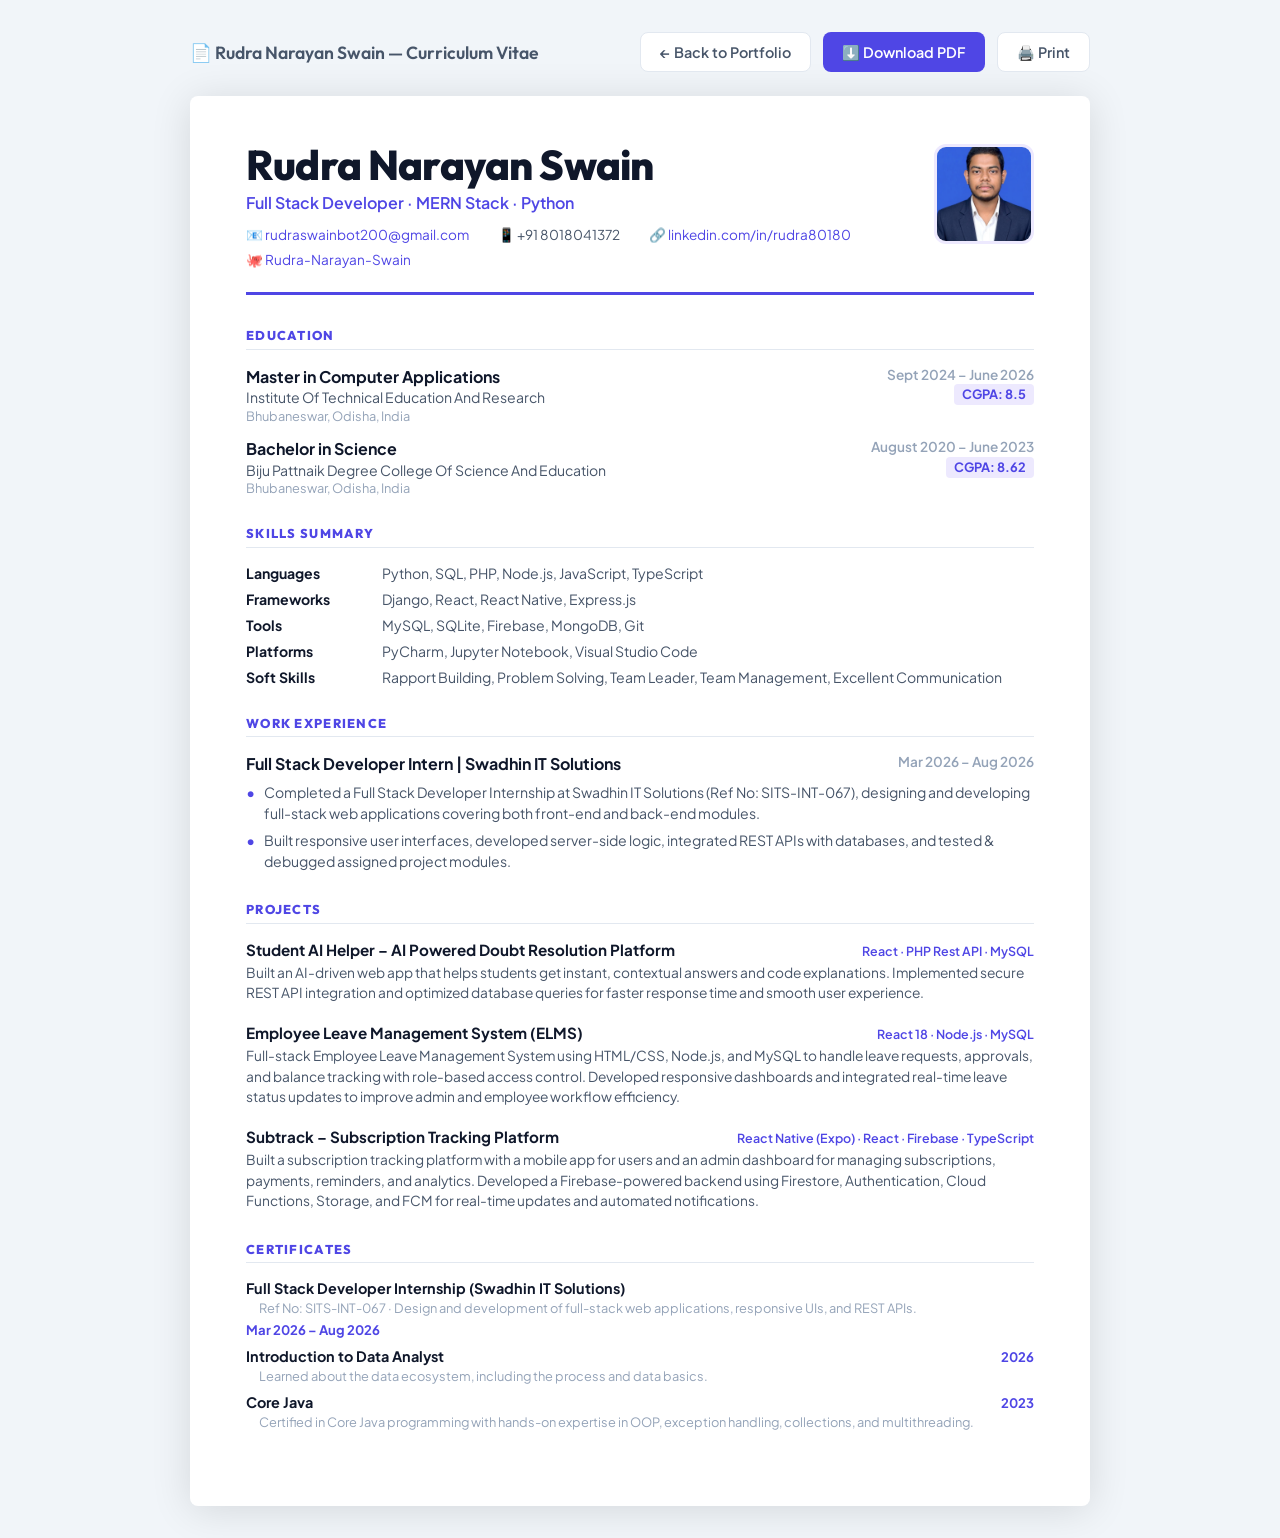
<file: cv.html>
<!DOCTYPE html>
<html lang="en">
<head>
  <meta charset="UTF-8" />
  <meta name="viewport" content="width=device-width, initial-scale=1.0" />
  <title>CV – Rudra Narayan Swain</title>
  <link rel="preconnect" href="https://fonts.googleapis.com" />
  <link href="https://fonts.googleapis.com/css2?family=Outfit:wght@400;600;700;800&family=Plus+Jakarta+Sans:wght@400;500;600&display=swap" rel="stylesheet" />
  <style>
    /* ===== SCREEN STYLES ===== */
    :root {
      --ink: #0f172a;
      --ink-muted: #475569;
      --ink-light: #94a3b8;
      --accent: #4f46e5;
      --accent-light: #ede9fe;
      --divider: #e2e8f0;
      --bg: #ffffff;
    }

    * { margin: 0; padding: 0; box-sizing: border-box; }

    body {
      background: #f1f5f9;
      font-family: 'Plus Jakarta Sans', sans-serif;
      color: var(--ink);
      min-height: 100vh;
      padding: 2rem;
    }

    /* Screen-only controls bar */
    .cv-actions {
      max-width: 900px;
      margin: 0 auto 1.5rem;
      display: flex;
      justify-content: space-between;
      align-items: center;
      flex-wrap: wrap;
      gap: 1rem;
    }

    .cv-actions h1 {
      font-family: 'Outfit', sans-serif;
      font-size: 1.1rem;
      color: #475569;
      font-weight: 600;
    }

    .btn-group { display: flex; gap: 0.75rem; }

    .cv-btn {
      display: inline-flex;
      align-items: center;
      gap: 0.5rem;
      padding: 0.6rem 1.2rem;
      border-radius: 8px;
      font-family: 'Plus Jakarta Sans', sans-serif;
      font-size: 0.9rem;
      font-weight: 600;
      cursor: pointer;
      border: none;
      transition: all 0.2s ease;
      text-decoration: none;
    }

    .cv-btn-primary {
      background: #4f46e5;
      color: white;
    }

    .cv-btn-primary:hover {
      background: #4338ca;
      transform: translateY(-1px);
      box-shadow: 0 4px 12px rgba(79,70,229,0.3);
    }

    .cv-btn-secondary {
      background: white;
      color: #475569;
      border: 1px solid #e2e8f0;
    }

    .cv-btn-secondary:hover {
      background: #f8fafc;
    }

    /* ===== CV PAPER ===== */
    .cv-paper {
      background: var(--bg);
      max-width: 900px;
      margin: 0 auto;
      padding: 3rem 3.5rem;
      box-shadow: 0 4px 40px rgba(0,0,0,0.12);
      border-radius: 8px;
    }

    /* Header */
    .cv-header {
      display: grid;
      grid-template-columns: 1fr auto;
      gap: 2rem;
      align-items: start;
      margin-bottom: 2rem;
      padding-bottom: 1.5rem;
      border-bottom: 3px solid var(--accent);
    }

    .cv-name {
      font-family: 'Outfit', sans-serif;
      font-size: 2.6rem;
      font-weight: 800;
      color: var(--ink);
      letter-spacing: -0.02em;
      line-height: 1;
    }

    .cv-title-tag {
      font-size: 1rem;
      font-weight: 600;
      color: var(--accent);
      margin-top: 0.4rem;
    }

    .cv-photo {
      width: 100px;
      height: 100px;
      border-radius: 12px;
      object-fit: cover;
      border: 3px solid var(--accent-light);
    }

    .cv-photo-placeholder {
      width: 100px;
      height: 100px;
      border-radius: 12px;
      background: var(--accent-light);
      border: 3px solid var(--accent);
      display: flex;
      align-items: center;
      justify-content: center;
      font-size: 0.75rem;
      color: var(--accent);
      text-align: center;
      font-weight: 600;
      padding: 0.5rem;
    }

    /* Contact Row */
    .cv-contact {
      display: flex;
      flex-wrap: wrap;
      gap: 0.5rem 1.8rem;
      margin-top: 0.8rem;
      font-size: 0.85rem;
      color: var(--ink-muted);
    }

    .cv-contact a {
      color: var(--accent);
      text-decoration: none;
    }

    /* Sections */
    .cv-section {
      margin-bottom: 1.8rem;
    }

    .cv-section-title {
      font-family: 'Outfit', sans-serif;
      font-size: 0.8rem;
      font-weight: 800;
      text-transform: uppercase;
      letter-spacing: 0.1em;
      color: var(--accent);
      border-bottom: 1.5px solid var(--divider);
      padding-bottom: 0.35rem;
      margin-bottom: 1rem;
    }

    /* Education */
    .edu-item {
      display: grid;
      grid-template-columns: 1fr auto;
      gap: 1rem;
      margin-bottom: 0.9rem;
    }

    .edu-degree {
      font-size: 1rem;
      font-weight: 700;
      color: var(--ink);
    }

    .edu-inst-cv {
      font-size: 0.88rem;
      color: var(--ink-muted);
      margin-top: 0.1rem;
    }

    .edu-gpa-cv {
      font-size: 0.8rem;
      font-weight: 700;
      color: var(--accent);
      background: var(--accent-light);
      padding: 0.15rem 0.5rem;
      border-radius: 4px;
      height: fit-content;
    }

    .edu-date-cv {
      font-size: 0.85rem;
      color: var(--ink-light);
      font-weight: 600;
      white-space: nowrap;
      text-align: right;
    }

    .edu-loc {
      font-size: 0.8rem;
      color: var(--ink-light);
      margin-top: 0.1rem;
    }

    /* Skills */
    .skills-row {
      display: flex;
      flex-direction: column;
      gap: 0.5rem;
    }

    .skill-row-item {
      display: grid;
      grid-template-columns: 120px 1fr;
      gap: 1rem;
      align-items: baseline;
      font-size: 0.88rem;
    }

    .skill-row-label {
      font-weight: 700;
      color: var(--ink);
    }

    .skill-row-value {
      color: var(--ink-muted);
    }

    /* Experience */
    .exp-cv-item {
      margin-bottom: 1.5rem;
    }

    .exp-cv-header {
      display: flex;
      justify-content: space-between;
      align-items: flex-start;
      flex-wrap: wrap;
      gap: 0.3rem;
    }

    .exp-cv-role {
      font-size: 1rem;
      font-weight: 700;
      color: var(--ink);
    }

    .exp-cv-company {
      font-size: 0.88rem;
      color: var(--accent);
      font-weight: 600;
    }

    .exp-cv-date {
      font-size: 0.85rem;
      color: var(--ink-light);
      font-weight: 600;
      white-space: nowrap;
    }

    .exp-cv-bullets {
      list-style: none;
      margin-top: 0.5rem;
    }

    .exp-cv-bullets li {
      position: relative;
      padding-left: 1.1rem;
      font-size: 0.88rem;
      color: var(--ink-muted);
      margin-bottom: 0.35rem;
      line-height: 1.5;
    }

    .exp-cv-bullets li::before {
      content: '•';
      position: absolute;
      left: 0;
      color: var(--accent);
      font-weight: bold;
    }

    /* Projects */
    .proj-cv-item {
      margin-bottom: 1.2rem;
    }

    .proj-cv-header {
      display: flex;
      justify-content: space-between;
      align-items: baseline;
      flex-wrap: wrap;
    }

    .proj-cv-name {
      font-size: 0.95rem;
      font-weight: 700;
      color: var(--ink);
    }

    .proj-cv-tech {
      font-size: 0.78rem;
      color: var(--accent);
      font-weight: 600;
    }

    .proj-cv-desc {
      font-size: 0.86rem;
      color: var(--ink-muted);
      margin-top: 0.25rem;
      line-height: 1.5;
    }

    /* Certificates */
    .cert-cv-item {
      display: flex;
      justify-content: space-between;
      align-items: baseline;
      margin-bottom: 0.6rem;
      flex-wrap: wrap;
      gap: 0.3rem;
    }

    .cert-cv-left {}

    .cert-cv-name {
      font-size: 0.9rem;
      font-weight: 700;
      color: var(--ink);
    }

    .cert-cv-issuer {
      font-size: 0.8rem;
      color: var(--ink-muted);
      margin-top: 0.1rem;
    }

    .cert-cv-desc {
      font-size: 0.8rem;
      color: var(--ink-light);
      padding-left: 0.8rem;
      margin-top: 0.15rem;
    }

    .cert-cv-year {
      font-size: 0.82rem;
      color: var(--accent);
      font-weight: 700;
    }

    /* ===== PRINT STYLES ===== */
    @media print {
      body {
        background: white;
        padding: 0;
        -webkit-print-color-adjust: exact;
        print-color-adjust: exact;
      }

      .cv-actions { display: none !important; }

      .cv-paper {
        box-shadow: none;
        border-radius: 0;
        padding: 1.5cm 2cm;
        max-width: 100%;
      }

      a { color: var(--accent); }
      a[href]::after { content: none; }
    }
  </style>
</head>
<body>

  <!-- Screen-only action bar -->
  <div class="cv-actions">
    <h1>📄 Rudra Narayan Swain — Curriculum Vitae</h1>
    <div class="btn-group">
      <a href="index.html" class="cv-btn cv-btn-secondary">← Back to Portfolio</a>
      <a href="cv.pdf" download="Rudra_Narayan_Swain_CV.pdf" class="cv-btn cv-btn-primary">
        ⬇️ Download PDF
      </a>
      <button class="cv-btn cv-btn-secondary" onclick="window.print()">
        🖨️ Print
      </button>
    </div>
  </div>

  <!-- ===== CV PAPER ===== -->
  <div class="cv-paper">

    <!-- Header -->
    <div class="cv-header">
      <div>
        <div class="cv-name">Rudra Narayan Swain</div>
        <div class="cv-title-tag">Full Stack Developer · MERN Stack · Python</div>
        <div class="cv-contact">
          <span>📧 <a href="mailto:rudraswainbot200@gmail.com">rudraswainbot200@gmail.com</a></span>
          <span>📱 +91 8018041372</span>
          <span>🔗 <a href="https://www.linkedin.com/in/rudra80180" target="_blank">linkedin.com/in/rudra80180</a></span>
          <span>🐙 <a href="https://github.com/Rudra-Narayan-Swain" target="_blank">Rudra-Narayan-Swain</a></span>
        </div>
      </div>
      <!-- Profile photo -->
      <img
        class="cv-photo"
        src="assets/rudra photo.jpeg"
        alt="Rudra Narayan Swain"
        onerror="this.outerHTML='<div class=\'cv-photo-placeholder\'>RNS<br/>Photo</div>'"
      />

    </div>

    <!-- Education -->
    <div class="cv-section">
      <div class="cv-section-title">Education</div>

      <div class="edu-item">
        <div>
          <div class="edu-degree">Master in Computer Applications</div>
          <div class="edu-inst-cv">Institute Of Technical Education And Research</div>
          <div class="edu-loc">Bhubaneswar, Odisha, India</div>
        </div>
        <div style="text-align:right;">
          <div class="edu-date-cv">Sept 2024 – June 2026</div>
          <span class="edu-gpa-cv">CGPA: 8.5</span>
        </div>
      </div>

      <div class="edu-item">
        <div>
          <div class="edu-degree">Bachelor in Science</div>
          <div class="edu-inst-cv">Biju Pattnaik Degree College Of Science And Education</div>
          <div class="edu-loc">Bhubaneswar, Odisha, India</div>
        </div>
        <div style="text-align:right;">
          <div class="edu-date-cv">August 2020 – June 2023</div>
          <span class="edu-gpa-cv">CGPA: 8.62</span>
        </div>
      </div>
    </div>

    <!-- Skills -->
    <div class="cv-section">
      <div class="cv-section-title">Skills Summary</div>
      <div class="skills-row">
        <div class="skill-row-item">
          <span class="skill-row-label">Languages</span>
          <span class="skill-row-value">Python, SQL, PHP, Node.js, JavaScript, TypeScript</span>
        </div>
        <div class="skill-row-item">
          <span class="skill-row-label">Frameworks</span>
          <span class="skill-row-value">Django, React, React Native, Express.js</span>
        </div>
        <div class="skill-row-item">
          <span class="skill-row-label">Tools</span>
          <span class="skill-row-value">MySQL, SQLite, Firebase, MongoDB, Git</span>
        </div>
        <div class="skill-row-item">
          <span class="skill-row-label">Platforms</span>
          <span class="skill-row-value">PyCharm, Jupyter Notebook, Visual Studio Code</span>
        </div>
        <div class="skill-row-item">
          <span class="skill-row-label">Soft Skills</span>
          <span class="skill-row-value">Rapport Building, Problem Solving, Team Leader, Team Management, Excellent Communication</span>
        </div>
      </div>
    </div>

    <!-- Work Experience -->
    <div class="cv-section">
      <div class="cv-section-title">Work Experience</div>

      <div class="exp-cv-item">
        <div class="exp-cv-header">
          <div>
            <div class="exp-cv-role">Full Stack Developer Intern | Swadhin IT Solutions</div>
          </div>
          <span class="exp-cv-date">Mar 2026 – Aug 2026</span>
        </div>
        <ul class="exp-cv-bullets">
          <li>Completed a Full Stack Developer Internship at Swadhin IT Solutions (Ref No: SITS-INT-067), designing and developing full-stack web applications covering both front-end and back-end modules.</li>
          <li>Built responsive user interfaces, developed server-side logic, integrated REST APIs with databases, and tested & debugged assigned project modules.</li>
        </ul>
      </div>
    </div>

    <!-- Projects -->
    <div class="cv-section">
      <div class="cv-section-title">Projects</div>

      <div class="proj-cv-item">
        <div class="proj-cv-header">
          <span class="proj-cv-name">Student AI Helper – AI Powered Doubt Resolution Platform</span>
          <span class="proj-cv-tech">React · PHP Rest API · MySQL</span>
        </div>
        <div class="proj-cv-desc">
          Built an AI-driven web app that helps students get instant, contextual answers and code explanations.
          Implemented secure REST API integration and optimized database queries for faster response time and smooth user experience.
        </div>
      </div>

      <div class="proj-cv-item">
        <div class="proj-cv-header">
          <span class="proj-cv-name">Employee Leave Management System (ELMS)</span>
          <span class="proj-cv-tech">React 18 · Node.js · MySQL</span>
        </div>
        <div class="proj-cv-desc">
          Full-stack Employee Leave Management System using HTML/CSS, Node.js, and MySQL to handle leave requests, approvals, and balance tracking with role-based access control.
          Developed responsive dashboards and integrated real-time leave status updates to improve admin and employee workflow efficiency.
        </div>
      </div>

      <div class="proj-cv-item">
        <div class="proj-cv-header">
          <span class="proj-cv-name">Subtrack – Subscription Tracking Platform</span>
          <span class="proj-cv-tech">React Native (Expo) · React · Firebase · TypeScript</span>
        </div>
        <div class="proj-cv-desc">
          Built a subscription tracking platform with a mobile app for users and an admin dashboard for managing subscriptions, payments, reminders, and analytics.
          Developed a Firebase-powered backend using Firestore, Authentication, Cloud Functions, Storage, and FCM for real-time updates and automated notifications.
        </div>
      </div>
    </div>

    <!-- Certificates -->
    <div class="cv-section">
      <div class="cv-section-title">Certificates</div>

      <div class="cert-cv-item">
        <div class="cert-cv-left">
          <div class="cert-cv-name">Full Stack Developer Internship (Swadhin IT Solutions)</div>
          <div class="cert-cv-desc">Ref No: SITS-INT-067 · Design and development of full-stack web applications, responsive UIs, and REST APIs.</div>
        </div>
        <span class="cert-cv-year">Mar 2026 – Aug 2026</span>
      </div>

      <div class="cert-cv-item">
        <div class="cert-cv-left">
          <div class="cert-cv-name">Introduction to Data Analyst</div>
          <div class="cert-cv-desc">Learned about the data ecosystem, including the process and data basics.</div>
        </div>
        <span class="cert-cv-year">2026</span>
      </div>

      <div class="cert-cv-item">
        <div class="cert-cv-left">
          <div class="cert-cv-name">Core Java</div>
          <div class="cert-cv-desc">Certified in Core Java programming with hands-on expertise in OOP, exception handling, collections, and multithreading.</div>
        </div>
        <span class="cert-cv-year">2023</span>
      </div>
    </div>

  </div><!-- end .cv-paper -->

</body>
</html>
</file>
